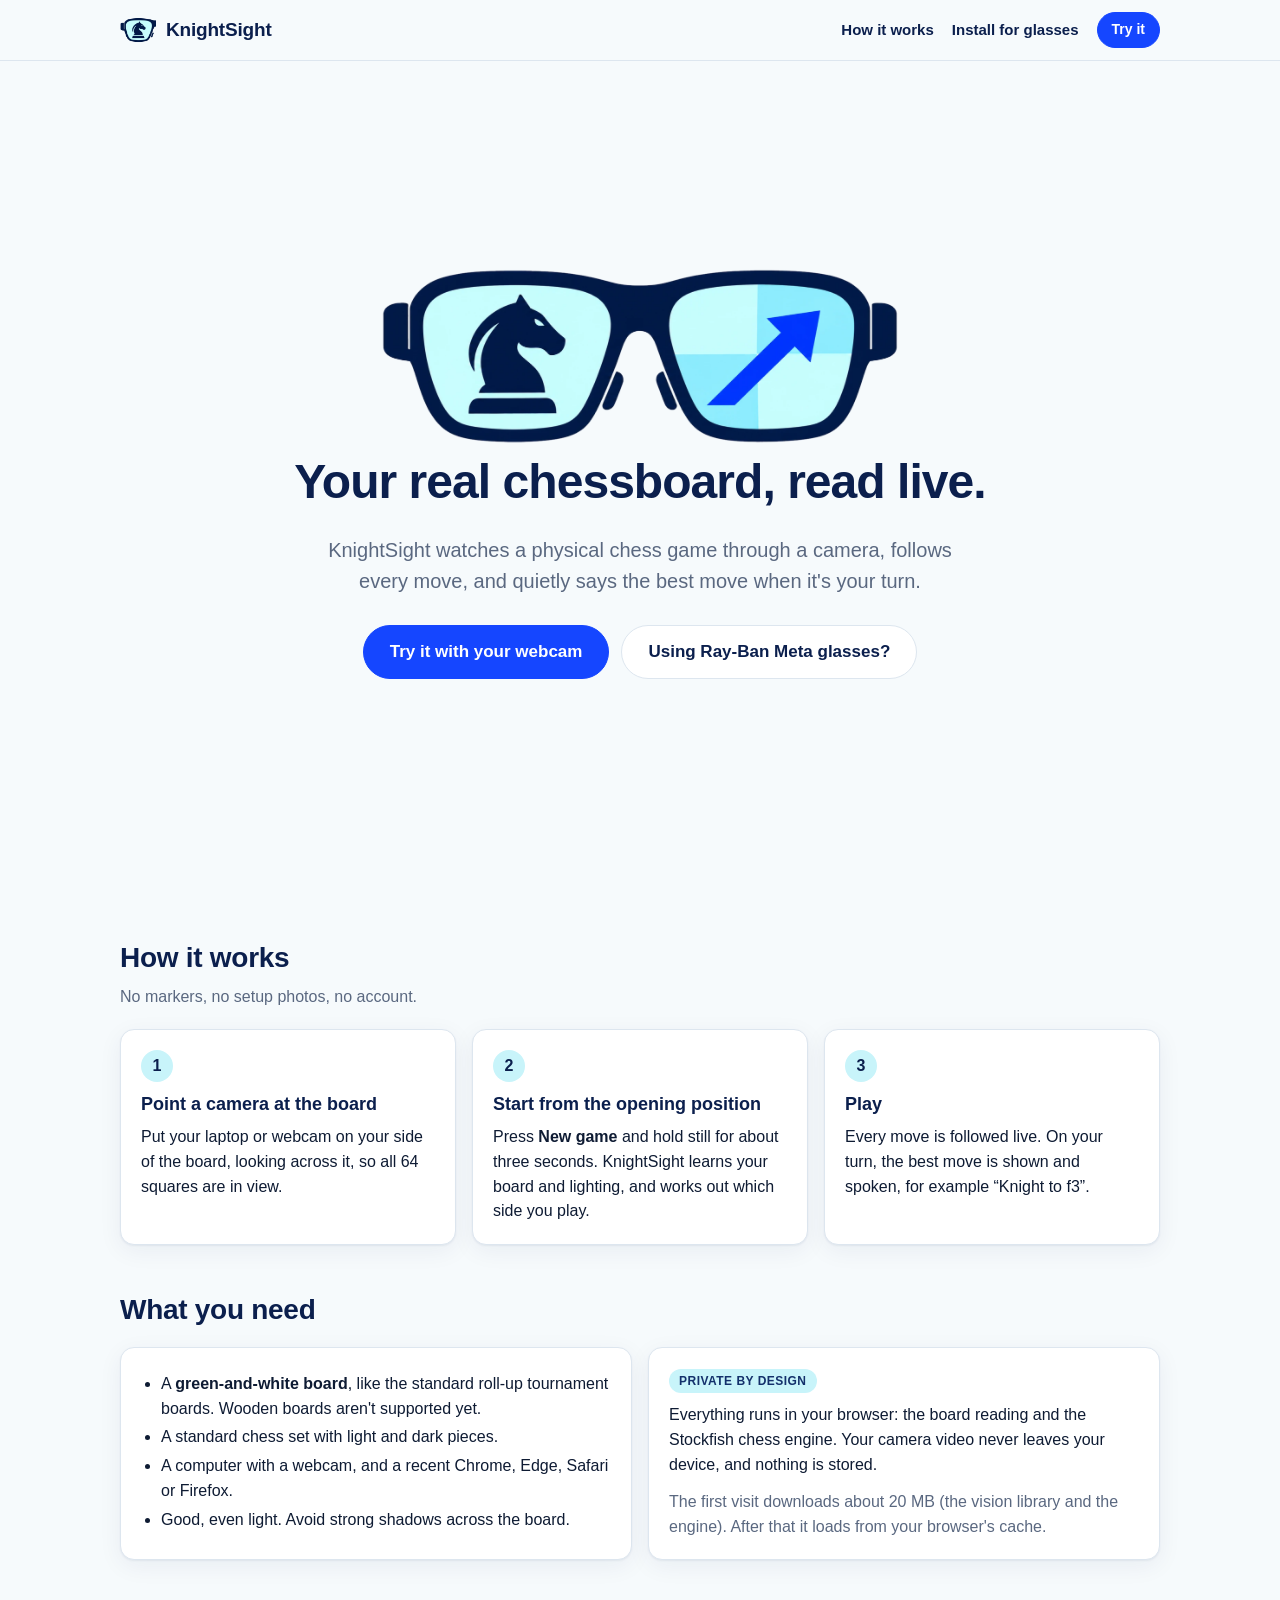
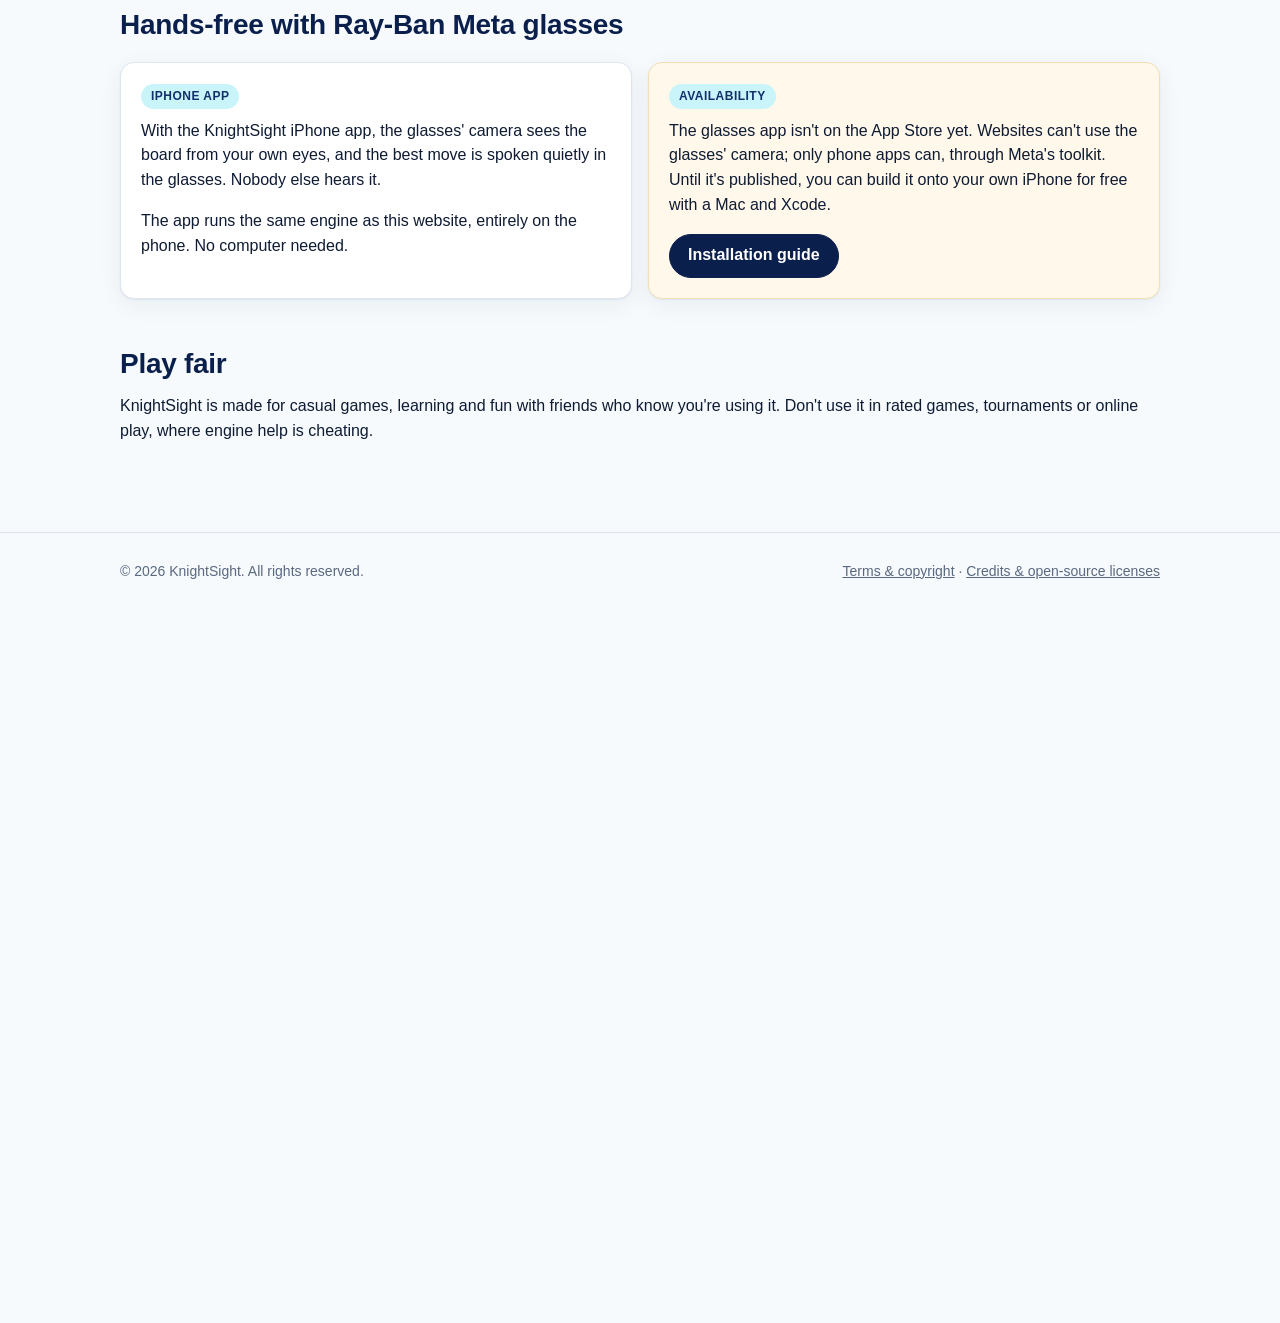
<file: index.html>
<!doctype html>
<html lang="en">
<head>
<meta charset="utf-8">
<title>KnightSight</title>
<meta name="copyright" content="© 2026 KnightSight. All rights reserved.">
<meta http-equiv="refresh" content="0; url=docs/">
<link rel="canonical" href="docs/">
<link rel="icon" type="image/png" href="docs/img/icon-32.png">
</head>
<body>
<p><a href="docs/">Open KnightSight</a></p>
</body>
</html>
</file>
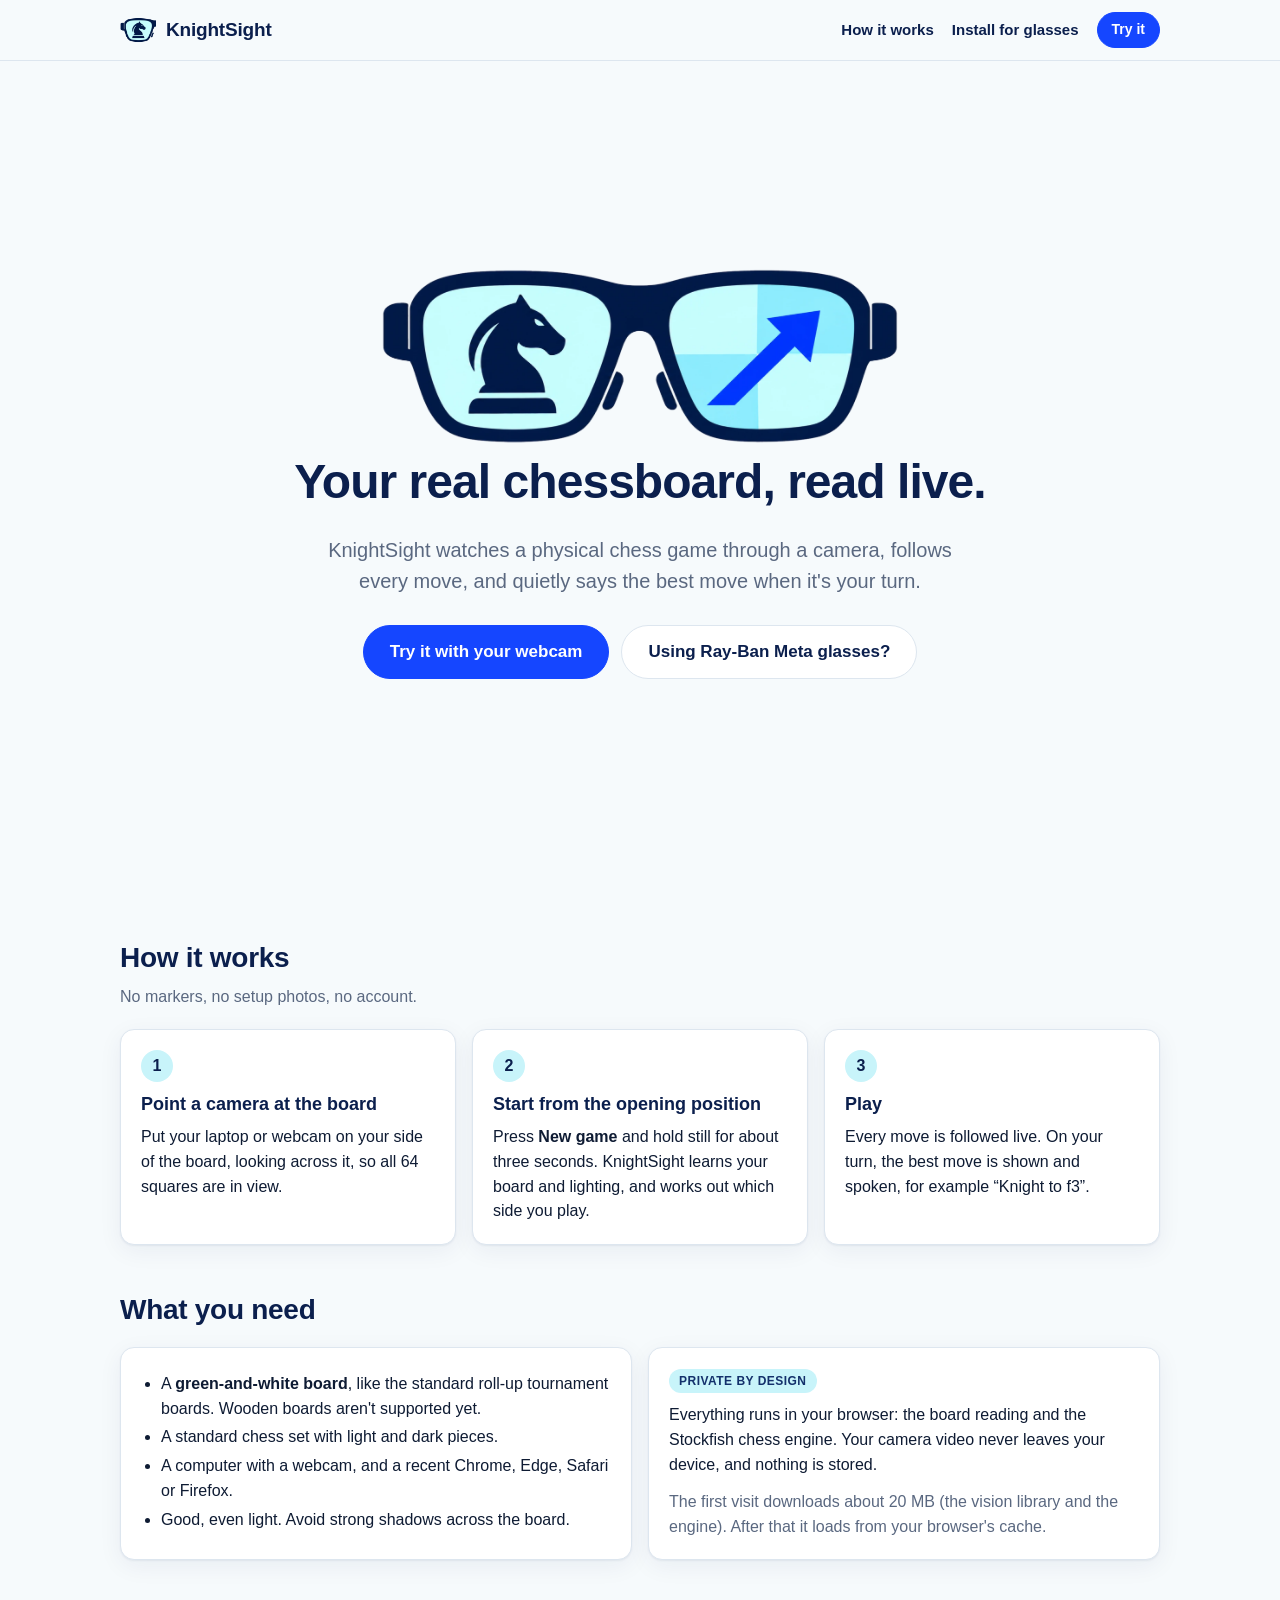
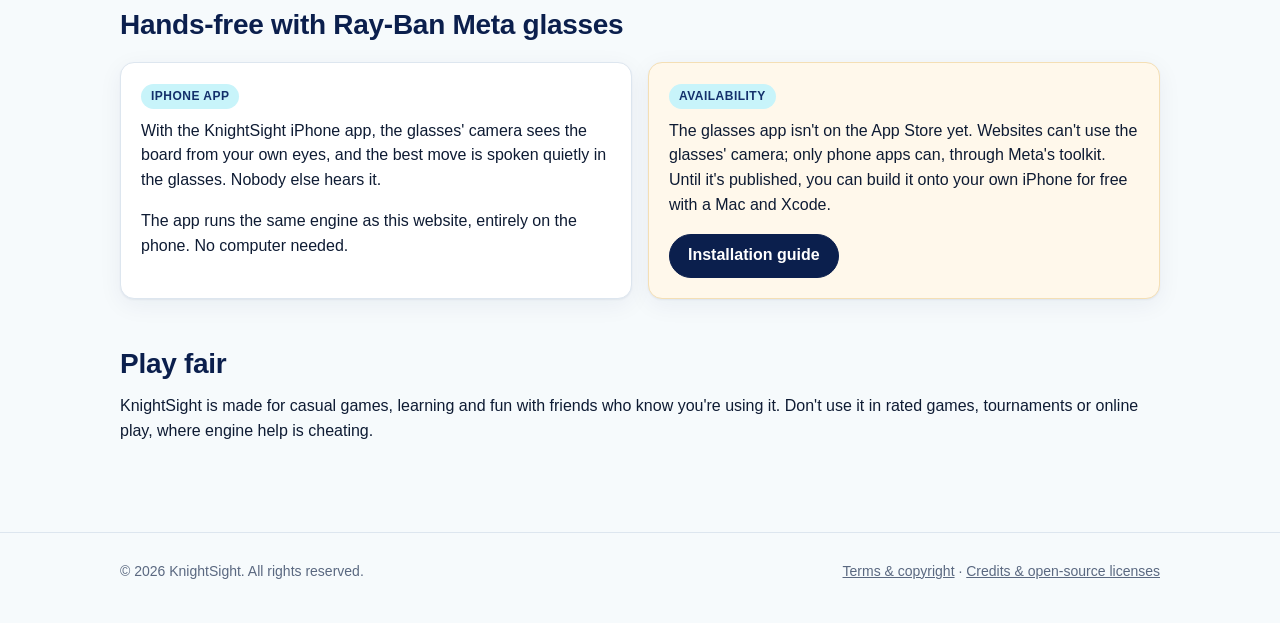
<file: docs/index.html>
<!doctype html>
<html lang="en">
<head>
<meta charset="utf-8">
<meta name="viewport" content="width=device-width, initial-scale=1">
<title>KnightSight</title>
<meta name="description" content="KnightSight watches your real chessboard through a camera and quietly says the best move.">
<meta name="copyright" content="© 2026 KnightSight. All rights reserved.">
<link rel="icon" type="image/png" sizes="32x32" href="img/icon-32.png">
<link rel="apple-touch-icon" href="img/icon-180.png">
<meta property="og:title" content="KnightSight">
<meta property="og:description" content="Your real chessboard, read live. The best move, spoken quietly.">
<meta property="og:image" content="img/logo-white-bg.png">
<link rel="stylesheet" href="css/site.css?v=7">
</head>
<body>
<header class="top">
  <div class="wrap">
    <a class="brand" href="./"><img src="img/icon-64.png" alt="">KnightSight</a>
    <nav>
      <a href="#how">How it works</a>
      <a href="glasses.html">Install for glasses</a>
      <a class="btn primary small" href="play.html">Try it</a>
    </nav>
  </div>
</header>

<main>
  <section class="hero">
    <div class="wrap">
      <img class="logo" src="img/logo.png" alt="KnightSight logo: glasses with a knight in one lens and an arrow in the other" width="1200" height="411">
      <h1>Your real chessboard, read live.</h1>
      <p class="lead">KnightSight watches a physical chess game through a camera, follows every move, and quietly says the best move when it's your turn.</p>
      <div class="cta">
        <a class="btn primary big" href="play.html">Try it with your webcam</a>
        <a class="btn big" href="#glasses">Using Ray-Ban Meta glasses?</a>
      </div>
    </div>
    <a class="scroll-cue" href="#demo" aria-label="See it in action">See it in action<span aria-hidden="true">↓</span></a>
  </section>

  <!-- Demo video. Put the file at docs/video/demo.mp4; the section hides itself if it's missing. -->
  <section class="demo" id="demo">
    <div class="wrap reveal">
      <div class="demo-frame">
        <video id="demo-video" src="video/demo.mp4" poster="video/demo-poster.jpg" muted loop playsinline preload="metadata"></video>
        <button id="demo-sound" class="demo-sound" type="button" aria-pressed="false"><svg class="ico" viewBox="0 0 24 24" aria-hidden="true"><path d="M4 9v6h4l5 4V5L8 9H4z" fill="currentColor"/><path d="M16 8.5a5 5 0 0 1 0 7M18.5 6a8.5 8.5 0 0 1 0 12" fill="none" stroke="currentColor" stroke-width="2" stroke-linecap="round"/></svg> Tap for sound</button>
      </div>
      <p class="sub">A real game. The voice is what KnightSight says in the glasses.</p>
    </div>
  </section>

  <section class="block" id="how">
    <div class="wrap">
      <h2>How it works</h2>
      <p class="sub">No markers, no setup photos, no account.</p>
      <div class="grid3">
        <div class="card">
          <div class="step">1</div>
          <h3>Point a camera at the board</h3>
          <p>Put your laptop or webcam on your side of the board, looking across it, so all 64 squares are in view.</p>
        </div>
        <div class="card">
          <div class="step">2</div>
          <h3>Start from the opening position</h3>
          <p>Press <b>New game</b> and hold still for about three seconds. KnightSight learns your board and lighting, and works out which side you play.</p>
        </div>
        <div class="card">
          <div class="step">3</div>
          <h3>Play</h3>
          <p>Every move is followed live. On your turn, the best move is shown and spoken, for example “Knight to f3”.</p>
        </div>
      </div>
    </div>
  </section>

  <section class="block">
    <div class="wrap">
      <h2>What you need</h2>
      <div class="grid2">
        <div class="card">
          <ul>
            <li>A <b>green-and-white board</b>, like the standard roll-up tournament boards. Wooden boards aren't supported yet.</li>
            <li>A standard chess set with light and dark pieces.</li>
            <li>A computer with a webcam, and a recent Chrome, Edge, Safari or Firefox.</li>
            <li>Good, even light. Avoid strong shadows across the board.</li>
          </ul>
        </div>
        <div class="card">
          <span class="tag">Private by design</span>
          <p>Everything runs in your browser: the board reading and the Stockfish chess engine. Your camera video never leaves your device, and nothing is stored.</p>
          <p class="sub">The first visit downloads about 20 MB (the vision library and the engine). After that it loads from your browser's cache.</p>
        </div>
      </div>
    </div>
  </section>

  <section class="block" id="glasses">
    <div class="wrap">
      <h2>Hands-free with Ray-Ban Meta glasses</h2>
      <div class="grid2">
        <div class="card">
          <span class="tag">iPhone app</span>
          <p>With the KnightSight iPhone app, the glasses' camera sees the board from your own eyes, and the best move is spoken quietly in the glasses. Nobody else hears it.</p>
          <p>The app runs the same engine as this website, entirely on the phone. No computer needed.</p>
        </div>
        <div class="card note">
          <span class="tag">Availability</span>
          <p>The glasses app isn't on the App Store yet. Websites can't use the glasses' camera; only phone apps can, through Meta's toolkit. Until it's published, you can build it onto your own iPhone for free with a Mac and Xcode.</p>
          <p><a class="btn navy" href="glasses.html">Installation guide</a></p>
        </div>
      </div>
    </div>
  </section>

  <section class="block">
    <div class="wrap">
      <h2>Play fair</h2>
      <p>KnightSight is made for casual games, learning and fun with friends who know you're using it. Don't use it in rated games, tournaments or online play, where engine help is cheating.</p>
    </div>
  </section>
</main>

<footer>
  <div class="wrap">
    <span>© 2026 KnightSight. All rights reserved.</span>
    <span><a href="legal.html">Terms &amp; copyright</a> · <a href="legal.html#credits">Credits &amp; open-source licenses</a></span>
  </div>
</footer>
<script>
  // The demo fades in when scrolled to, plays only while on screen, and starts muted
  // (browsers block sound until the visitor asks for it).
  (() => {
    const section = document.getElementById("demo");
    const video = document.getElementById("demo-video");
    const sound = document.getElementById("demo-sound");
    video.addEventListener("error", () => {
      section.hidden = true;
      document.querySelector(".scroll-cue").hidden = true;
    });
    // Tapping the button or the video toggles sound. Turning it on restarts the video,
    // so the first spoken move comes right away instead of after a silent stretch.
    const toggleSound = () => {
      video.muted = !video.muted;
      if (!video.muted) {
        video.currentTime = 0;
        video.play().catch(() => {});
      }
      sound.innerHTML = video.muted ? `<svg class="ico" viewBox="0 0 24 24" aria-hidden="true"><path d="M4 9v6h4l5 4V5L8 9H4z" fill="currentColor"/><path d="M16 8.5a5 5 0 0 1 0 7M18.5 6a8.5 8.5 0 0 1 0 12" fill="none" stroke="currentColor" stroke-width="2" stroke-linecap="round"/></svg> Tap for sound` : `<svg class="ico" viewBox="0 0 24 24" aria-hidden="true"><path d="M4 9v6h4l5 4V5L8 9H4z" fill="currentColor"/><path d="M16.5 9.5l5 5M21.5 9.5l-5 5" fill="none" stroke="currentColor" stroke-width="2" stroke-linecap="round"/></svg> Mute`;
      sound.setAttribute("aria-pressed", String(!video.muted));
      sound.classList.toggle("on", !video.muted);
    };
    sound.addEventListener("click", (e) => { e.stopPropagation(); toggleSound(); });
    video.addEventListener("click", toggleSound);
    if (!("IntersectionObserver" in window)) {
      section.querySelector(".reveal").classList.add("in");
      return;
    }
    document.documentElement.classList.add("js-reveal");
    new IntersectionObserver((entries) => {
      for (const e of entries) {
        if (e.isIntersecting) {
          e.target.querySelector(".reveal").classList.add("in");
          video.play().catch(() => {});
        } else {
          video.pause();
        }
      }
    }, { threshold: 0.35 }).observe(section);
  })();
</script>
</body>
</html>
</file>
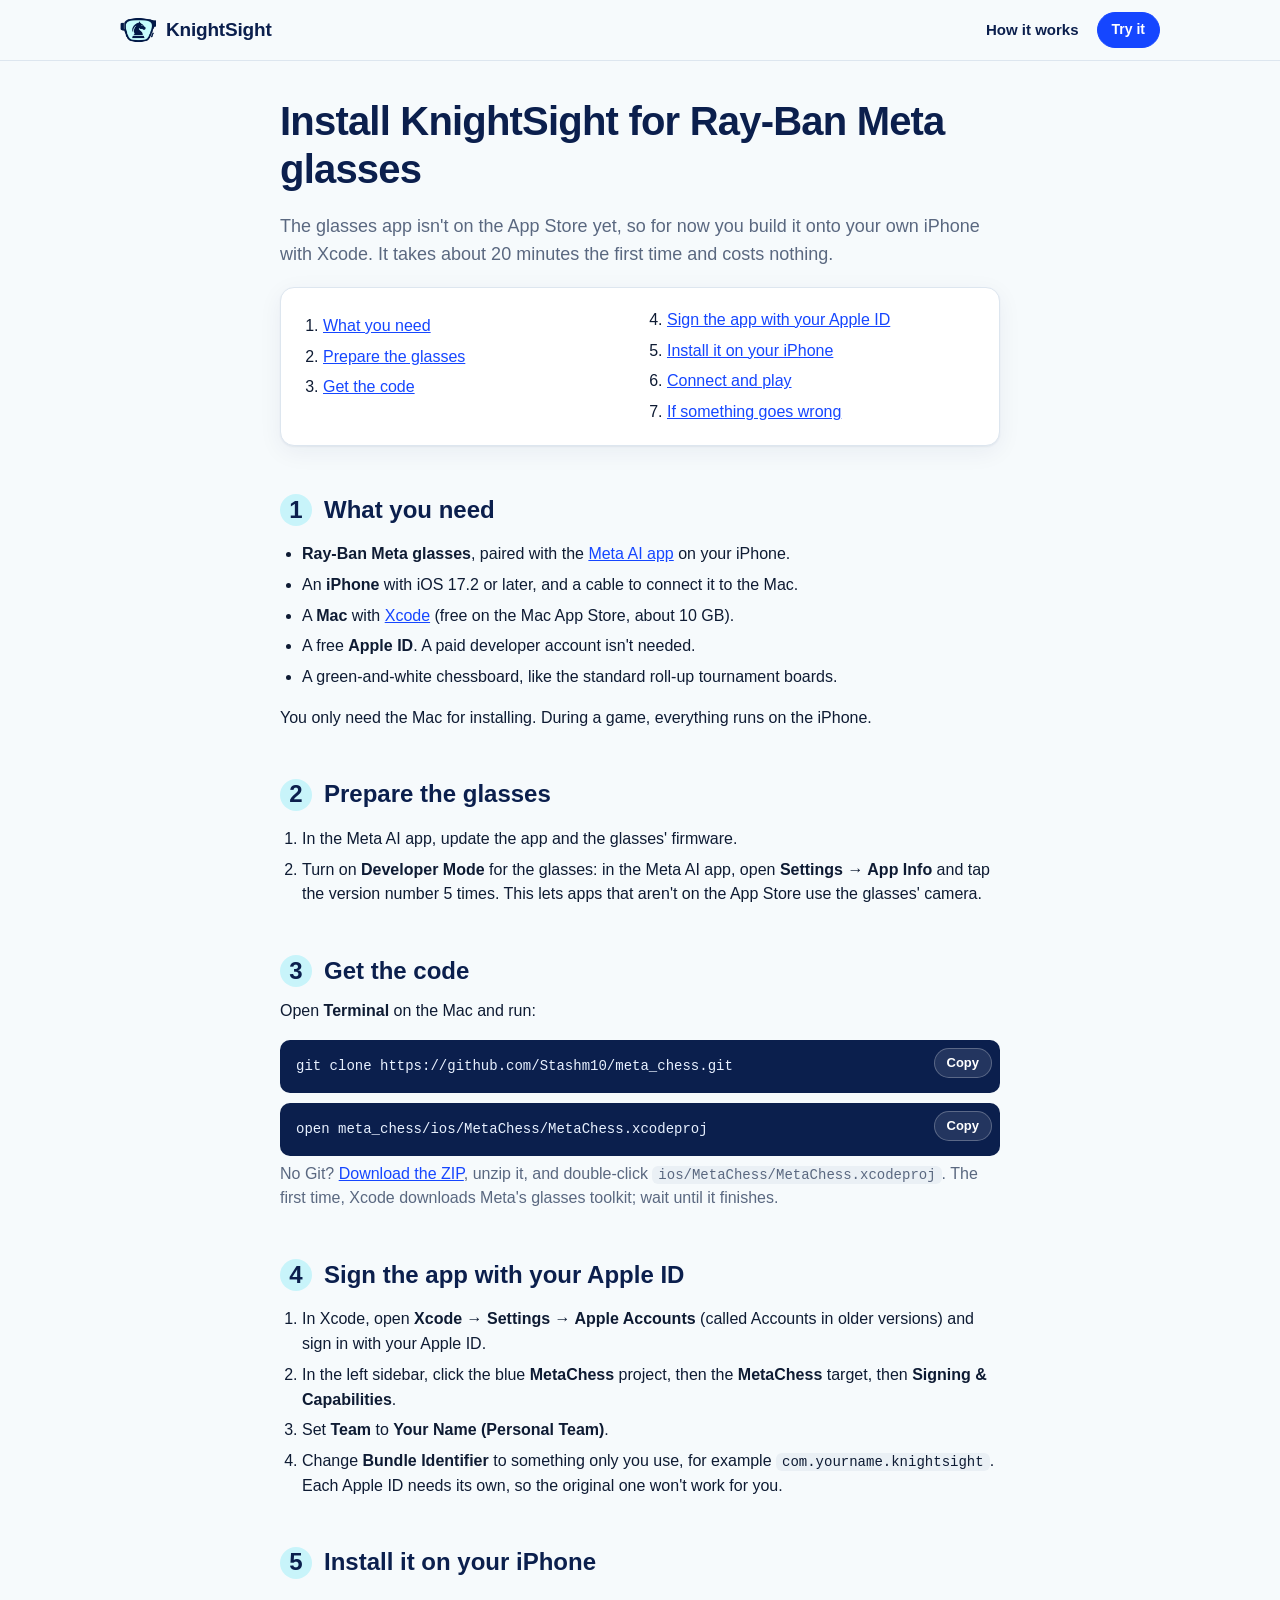
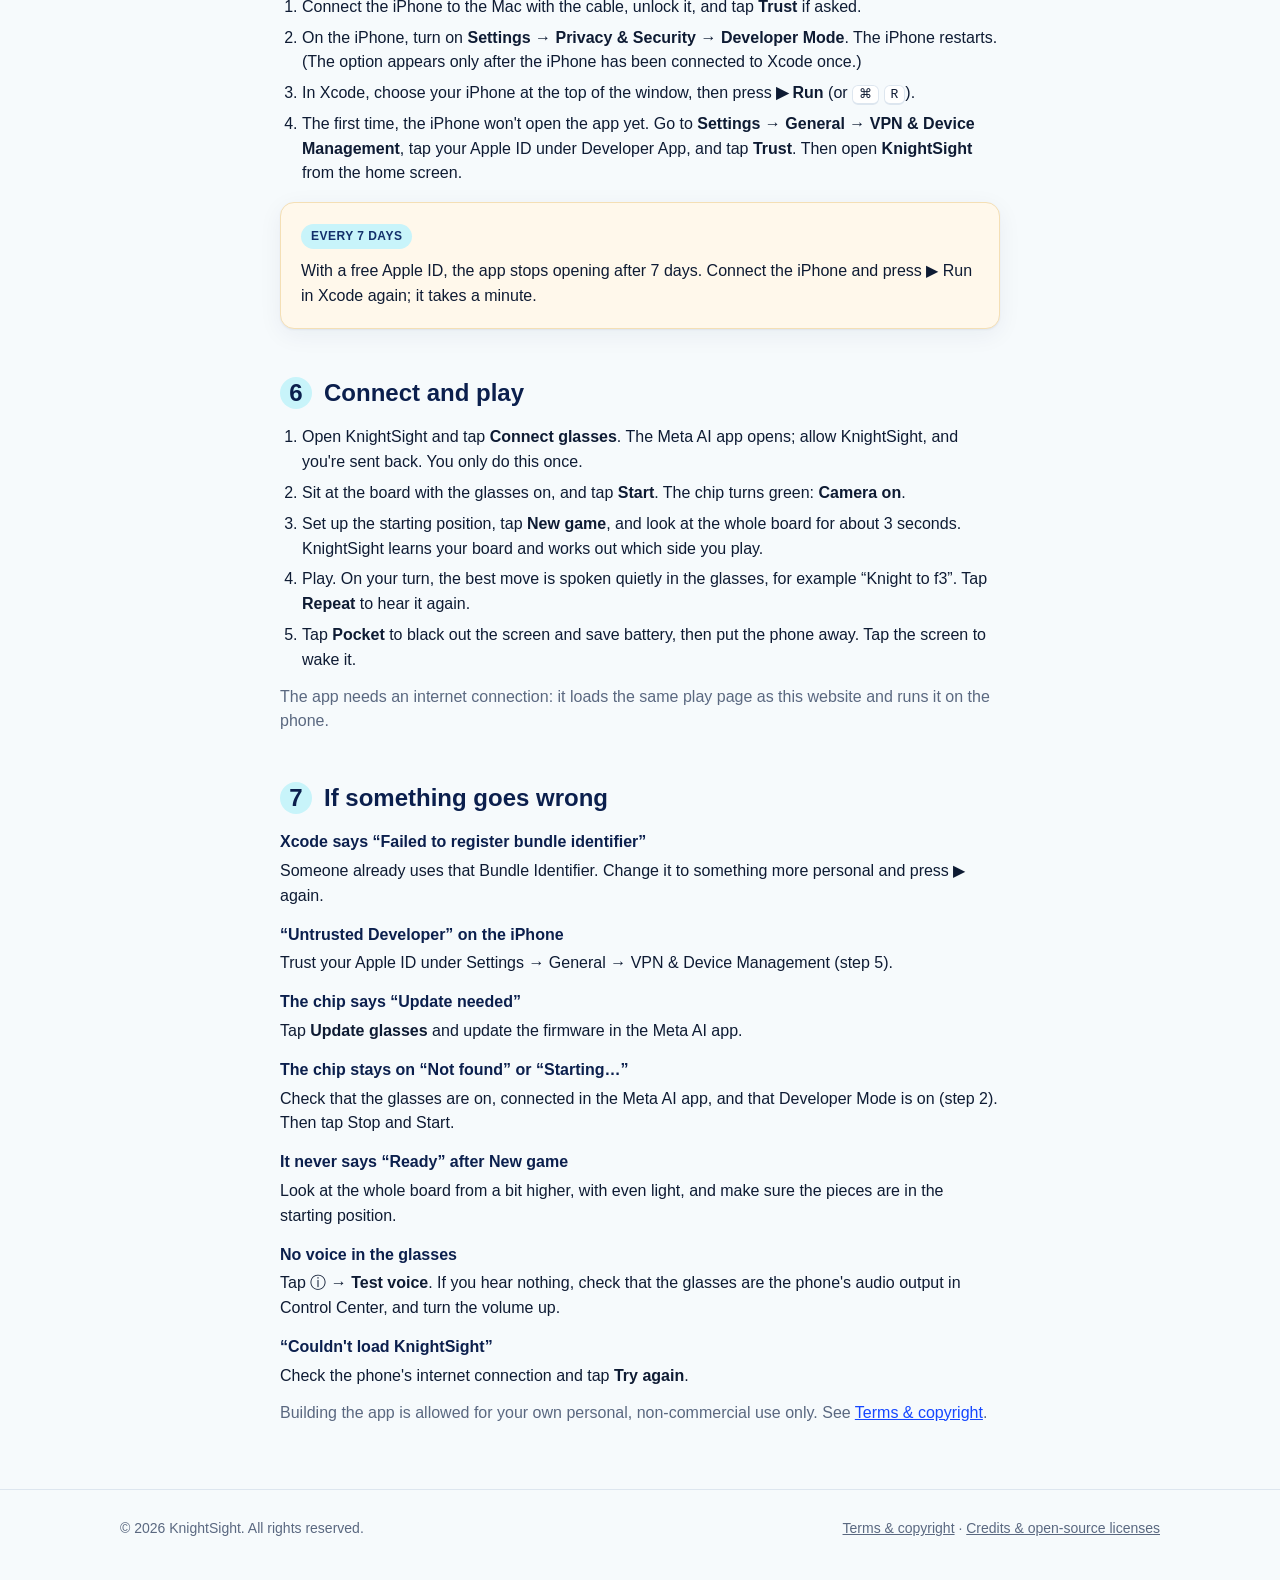
<file: docs/glasses.html>
<!doctype html>
<html lang="en">
<head>
<meta charset="utf-8">
<meta name="viewport" content="width=device-width, initial-scale=1">
<title>Install for Meta glasses · KnightSight</title>
<meta name="description" content="How to install the KnightSight iPhone app for Ray-Ban Meta glasses.">
<meta name="copyright" content="© 2026 KnightSight. All rights reserved.">
<link rel="icon" type="image/png" sizes="32x32" href="img/icon-32.png">
<link rel="apple-touch-icon" href="img/icon-180.png">
<link rel="stylesheet" href="css/site.css?v=7">
</head>
<body>
<header class="top">
  <div class="wrap">
    <a class="brand" href="./"><img src="img/icon-64.png" alt="">KnightSight</a>
    <nav>
      <a href="./#how">How it works</a>
      <a class="btn primary small" href="play.html">Try it</a>
    </nav>
  </div>
</header>

<main class="wrap guide">
  <h1>Install KnightSight for Ray-Ban Meta glasses</h1>
  <p class="lead">The glasses app isn't on the App Store yet, so for now you build it onto your own iPhone with Xcode.
  It takes about 20 minutes the first time and costs nothing.</p>

  <nav class="toc card">
    <ol>
      <li><a href="#need">What you need</a></li>
      <li><a href="#glasses">Prepare the glasses</a></li>
      <li><a href="#code">Get the code</a></li>
      <li><a href="#sign">Sign the app with your Apple ID</a></li>
      <li><a href="#install">Install it on your iPhone</a></li>
      <li><a href="#play">Connect and play</a></li>
      <li><a href="#trouble">If something goes wrong</a></li>
    </ol>
  </nav>

  <h2 id="need"><span class="step">1</span>What you need</h2>
  <ul>
    <li><b>Ray-Ban Meta glasses</b>, paired with the <a href="https://apps.apple.com/app/meta-ai/id1558240027">Meta AI app</a> on your iPhone.</li>
    <li>An <b>iPhone</b> with iOS 17.2 or later, and a cable to connect it to the Mac.</li>
    <li>A <b>Mac</b> with <a href="https://apps.apple.com/app/xcode/id497799835">Xcode</a> (free on the Mac App Store, about 10 GB).</li>
    <li>A free <b>Apple ID</b>. A paid developer account isn't needed.</li>
    <li>A green-and-white chessboard, like the standard roll-up tournament boards.</li>
  </ul>
  <p>You only need the Mac for installing. During a game, everything runs on the iPhone.</p>

  <h2 id="glasses"><span class="step">2</span>Prepare the glasses</h2>
  <ol>
    <li>In the Meta AI app, update the app and the glasses' firmware.</li>
    <li>Turn on <b>Developer Mode</b> for the glasses: in the Meta AI app, open <b>Settings → App Info</b> and tap the version number 5 times.
      This lets apps that aren't on the App Store use the glasses' camera.</li>
  </ol>

  <h2 id="code"><span class="step">3</span>Get the code</h2>
  <p>Open <b>Terminal</b> on the Mac and run:</p>
  <div class="code"><pre><code>git clone https://github.com/Stashm10/meta_chess.git</code></pre><button class="copy" type="button">Copy</button></div>
  <div class="code"><pre><code>open meta_chess/ios/MetaChess/MetaChess.xcodeproj</code></pre><button class="copy" type="button">Copy</button></div>
  <p class="sub">No Git? <a href="https://github.com/Stashm10/meta_chess/archive/refs/heads/main.zip">Download the ZIP</a>, unzip it,
  and double-click <code>ios/MetaChess/MetaChess.xcodeproj</code>. The first time, Xcode downloads Meta's glasses toolkit; wait until it finishes.</p>

  <h2 id="sign"><span class="step">4</span>Sign the app with your Apple ID</h2>
  <ol>
    <li>In Xcode, open <b>Xcode → Settings → Apple Accounts</b> (called Accounts in older versions) and sign in with your Apple ID.</li>
    <li>In the left sidebar, click the blue <b>MetaChess</b> project, then the <b>MetaChess</b> target, then <b>Signing &amp; Capabilities</b>.</li>
    <li>Set <b>Team</b> to <b>Your Name (Personal Team)</b>.</li>
    <li>Change <b>Bundle Identifier</b> to something only you use, for example <code>com.yourname.knightsight</code>.
      Each Apple ID needs its own, so the original one won't work for you.</li>
  </ol>

  <h2 id="install"><span class="step">5</span>Install it on your iPhone</h2>
  <ol>
    <li>Connect the iPhone to the Mac with the cable, unlock it, and tap <b>Trust</b> if asked.</li>
    <li>On the iPhone, turn on <b>Settings → Privacy &amp; Security → Developer Mode</b>. The iPhone restarts.
      (The option appears only after the iPhone has been connected to Xcode once.)</li>
    <li>In Xcode, choose your iPhone at the top of the window, then press <b>▶ Run</b> (or <kbd>⌘</kbd> <kbd>R</kbd>).</li>
    <li>The first time, the iPhone won't open the app yet. Go to <b>Settings → General → VPN &amp; Device Management</b>,
      tap your Apple ID under Developer App, and tap <b>Trust</b>. Then open <b>KnightSight</b> from the home screen.</li>
  </ol>
  <div class="card note">
    <span class="tag">Every 7 days</span>
    <p>With a free Apple ID, the app stops opening after 7 days. Connect the iPhone and press ▶ Run in Xcode again; it takes a minute.</p>
  </div>

  <h2 id="play"><span class="step">6</span>Connect and play</h2>
  <ol>
    <li>Open KnightSight and tap <b>Connect glasses</b>. The Meta AI app opens; allow KnightSight, and you're sent back. You only do this once.</li>
    <li>Sit at the board with the glasses on, and tap <b>Start</b>. The chip turns green: <b>Camera on</b>.</li>
    <li>Set up the starting position, tap <b>New game</b>, and look at the whole board for about 3 seconds.
      KnightSight learns your board and works out which side you play.</li>
    <li>Play. On your turn, the best move is spoken quietly in the glasses, for example “Knight to f3”. Tap <b>Repeat</b> to hear it again.</li>
    <li>Tap <b>Pocket</b> to black out the screen and save battery, then put the phone away. Tap the screen to wake it.</li>
  </ol>
  <p class="sub">The app needs an internet connection: it loads the same play page as this website and runs it on the phone.</p>

  <h2 id="trouble"><span class="step">7</span>If something goes wrong</h2>
  <dl class="faq">
    <dt>Xcode says “Failed to register bundle identifier”</dt>
    <dd>Someone already uses that Bundle Identifier. Change it to something more personal and press ▶ again.</dd>
    <dt>“Untrusted Developer” on the iPhone</dt>
    <dd>Trust your Apple ID under Settings → General → VPN &amp; Device Management (step 5).</dd>
    <dt>The chip says “Update needed”</dt>
    <dd>Tap <b>Update glasses</b> and update the firmware in the Meta AI app.</dd>
    <dt>The chip stays on “Not found” or “Starting…”</dt>
    <dd>Check that the glasses are on, connected in the Meta AI app, and that Developer Mode is on (step 2). Then tap Stop and Start.</dd>
    <dt>It never says “Ready” after New game</dt>
    <dd>Look at the whole board from a bit higher, with even light, and make sure the pieces are in the starting position.</dd>
    <dt>No voice in the glasses</dt>
    <dd>Tap ⓘ → <b>Test voice</b>. If you hear nothing, check that the glasses are the phone's audio output in Control Center, and turn the volume up.</dd>
    <dt>“Couldn't load KnightSight”</dt>
    <dd>Check the phone's internet connection and tap <b>Try again</b>.</dd>
  </dl>
  <p class="sub">Building the app is allowed for your own personal, non-commercial use only. See <a href="legal.html">Terms &amp; copyright</a>.</p>
</main>

<footer>
  <div class="wrap">
    <span>© 2026 KnightSight. All rights reserved.</span>
    <span><a href="legal.html">Terms &amp; copyright</a> · <a href="legal.html#credits">Credits &amp; open-source licenses</a></span>
  </div>
</footer>
<script>
  for (const button of document.querySelectorAll(".copy")) {
    button.addEventListener("click", async () => {
      try {
        await navigator.clipboard.writeText(button.previousElementSibling.textContent);
        button.textContent = "Copied";
      } catch {
        button.textContent = "Select and copy";
      }
      setTimeout(() => { button.textContent = "Copy"; }, 1500);
    });
  }
</script>
</body>
</html>
</file>
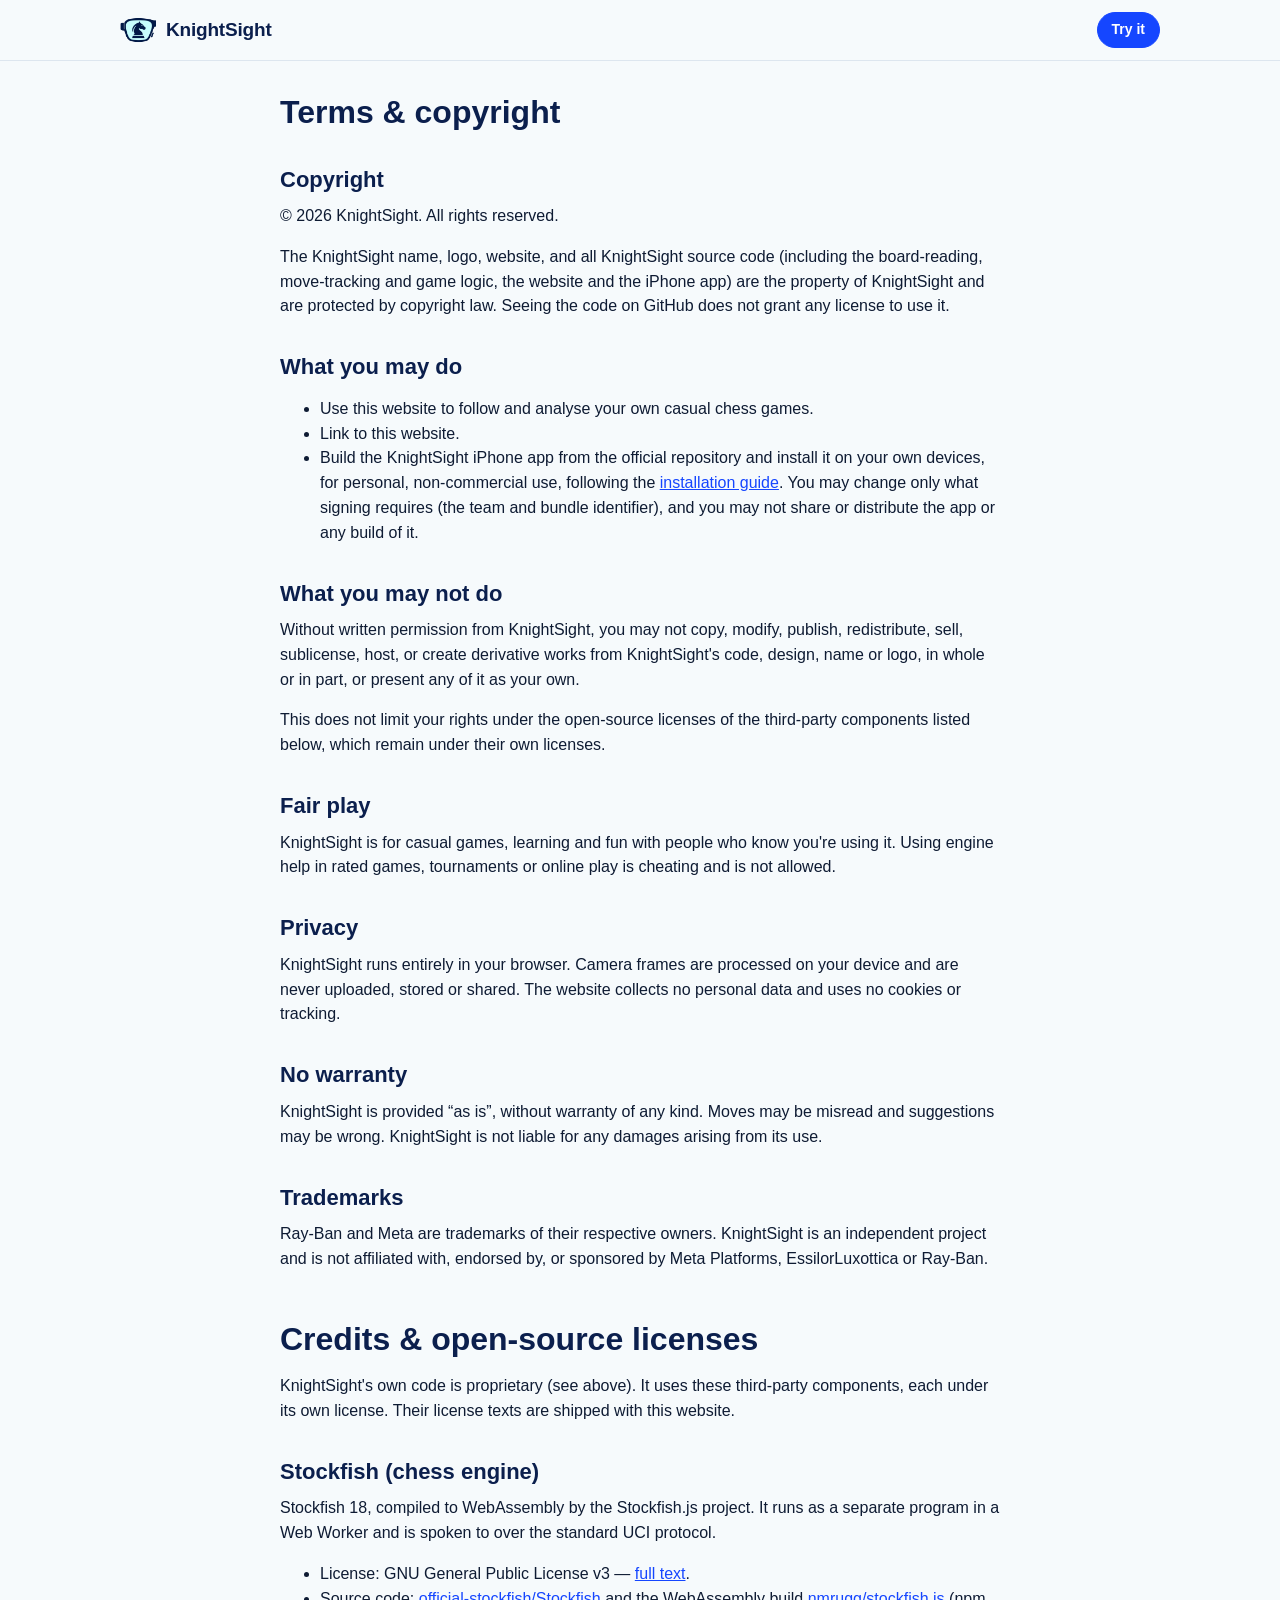
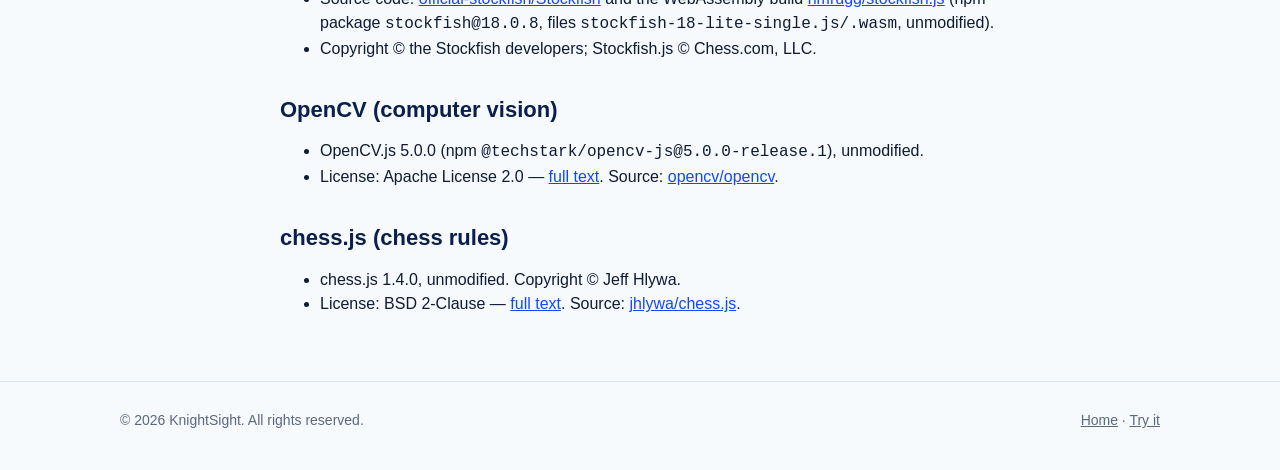
<file: docs/legal.html>
<!doctype html>
<html lang="en">
<head>
<meta charset="utf-8">
<meta name="viewport" content="width=device-width, initial-scale=1">
<title>Terms &amp; Credits · KnightSight</title>
<meta name="copyright" content="© 2026 KnightSight. All rights reserved.">
<link rel="icon" type="image/png" sizes="32x32" href="img/icon-32.png">
<link rel="stylesheet" href="css/site.css?v=7">
</head>
<body>
<header class="top">
  <div class="wrap">
    <a class="brand" href="./"><img src="img/icon-64.png" alt="">KnightSight</a>
    <nav><a class="btn primary small" href="play.html">Try it</a></nav>
  </div>
</header>

<main class="wrap legal">
  <h1 style="margin-top:32px">Terms &amp; copyright</h1>

  <h2>Copyright</h2>
  <p>© 2026 KnightSight. All rights reserved.</p>
  <p>The KnightSight name, logo, website, and all KnightSight source code (including the board-reading,
  move-tracking and game logic, the website and the iPhone app) are the property of KnightSight and are
  protected by copyright law. Seeing the code on GitHub does not grant any license to use it.</p>

  <h2>What you may do</h2>
  <ul>
    <li>Use this website to follow and analyse your own casual chess games.</li>
    <li>Link to this website.</li>
    <li>Build the KnightSight iPhone app from the official repository and install it on your own devices, for personal,
    non-commercial use, following the <a href="glasses.html">installation guide</a>. You may change only what signing
    requires (the team and bundle identifier), and you may not share or distribute the app or any build of it.</li>
  </ul>

  <h2>What you may not do</h2>
  <p>Without written permission from KnightSight, you may not copy, modify, publish, redistribute, sell,
  sublicense, host, or create derivative works from KnightSight's code, design, name or logo, in whole or
  in part, or present any of it as your own.</p>
  <p>This does not limit your rights under the open-source licenses of the third-party components listed
  below, which remain under their own licenses.</p>

  <h2>Fair play</h2>
  <p>KnightSight is for casual games, learning and fun with people who know you're using it. Using engine
  help in rated games, tournaments or online play is cheating and is not allowed.</p>

  <h2>Privacy</h2>
  <p>KnightSight runs entirely in your browser. Camera frames are processed on your device and are never
  uploaded, stored or shared. The website collects no personal data and uses no cookies or tracking.</p>

  <h2>No warranty</h2>
  <p>KnightSight is provided “as is”, without warranty of any kind. Moves may be misread and suggestions may
  be wrong. KnightSight is not liable for any damages arising from its use.</p>

  <h2>Trademarks</h2>
  <p>Ray-Ban and Meta are trademarks of their respective owners. KnightSight is an independent project and is
  not affiliated with, endorsed by, or sponsored by Meta Platforms, EssilorLuxottica or Ray-Ban.</p>

  <h1 id="credits" style="margin-top:48px">Credits &amp; open-source licenses</h1>
  <p>KnightSight's own code is proprietary (see above). It uses these third-party components, each under its
  own license. Their license texts are shipped with this website.</p>

  <h2>Stockfish (chess engine)</h2>
  <p>Stockfish 18, compiled to WebAssembly by the Stockfish.js project. It runs as a separate program in a
  Web Worker and is spoken to over the standard UCI protocol.</p>
  <ul>
    <li>License: GNU General Public License v3 — <a href="vendor/stockfish/Copying.txt">full text</a>.</li>
    <li>Source code: <a href="https://github.com/official-stockfish/Stockfish">official-stockfish/Stockfish</a>
      and the WebAssembly build <a href="https://github.com/nmrugg/stockfish.js">nmrugg/stockfish.js</a>
      (npm package <code>stockfish@18.0.8</code>, files <code>stockfish-18-lite-single.js/.wasm</code>, unmodified).</li>
    <li>Copyright © the Stockfish developers; Stockfish.js © Chess.com, LLC.</li>
  </ul>

  <h2>OpenCV (computer vision)</h2>
  <ul>
    <li>OpenCV.js 5.0.0 (npm <code>@techstark/opencv-js@5.0.0-release.1</code>), unmodified.</li>
    <li>License: Apache License 2.0 — <a href="vendor/opencv/LICENSE.txt">full text</a>.
      Source: <a href="https://github.com/opencv/opencv">opencv/opencv</a>.</li>
  </ul>

  <h2>chess.js (chess rules)</h2>
  <ul>
    <li>chess.js 1.4.0, unmodified. Copyright © Jeff Hlywa.</li>
    <li>License: BSD 2-Clause — <a href="vendor/chess/LICENSE.txt">full text</a>.
      Source: <a href="https://github.com/jhlywa/chess.js">jhlywa/chess.js</a>.</li>
  </ul>
</main>

<footer>
  <div class="wrap">
    <span>© 2026 KnightSight. All rights reserved.</span>
    <span><a href="./">Home</a> · <a href="play.html">Try it</a></span>
  </div>
</footer>
</body>
</html>
</file>
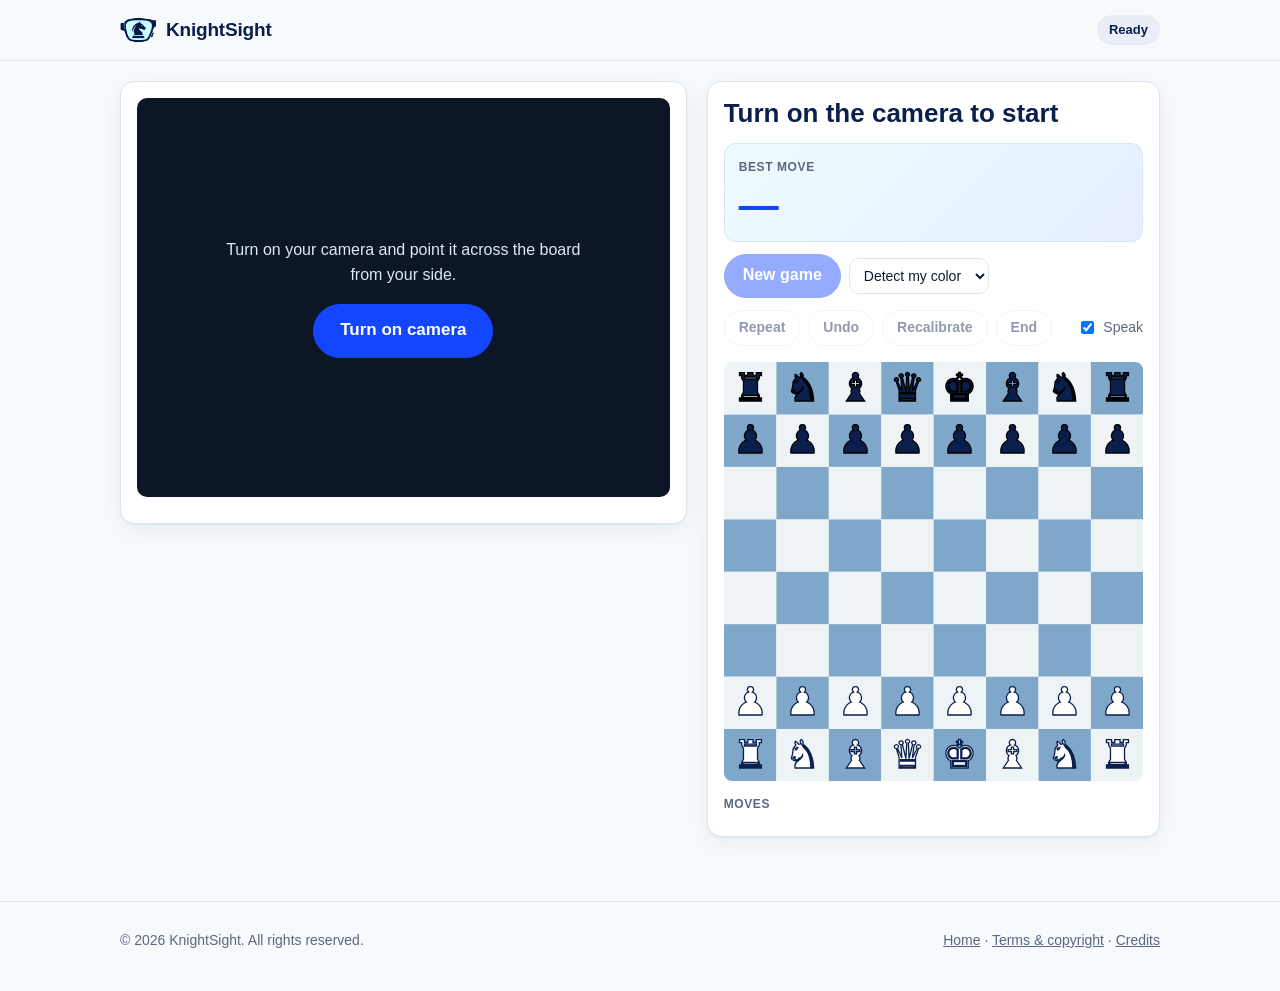
<file: docs/play.html>
<!doctype html>
<html lang="en">
<head>
<meta charset="utf-8">
<meta name="viewport" content="width=device-width, initial-scale=1, viewport-fit=cover">
<title>Play · KnightSight</title>
<meta name="copyright" content="© 2026 KnightSight. All rights reserved.">
<link rel="icon" type="image/png" sizes="32x32" href="img/icon-32.png">
<link rel="apple-touch-icon" href="img/icon-180.png">
<link rel="stylesheet" href="css/site.css?v=7">
<link rel="stylesheet" href="css/play.css">
</head>
<body>
<header class="top">
  <div class="wrap">
    <a class="brand" href="./"><img src="img/icon-64.png" alt="">KnightSight</a>
    <nav>
      <span id="status" class="pill" data-status="idle">Ready</span>
    </nav>
  </div>
</header>

<main class="wrap play">
  <section class="panel camera-panel">
    <div class="camera" id="camera-box">
      <video id="video" playsinline muted></video>
      <canvas id="still" hidden></canvas>
      <canvas id="overlay"></canvas>
      <div id="camera-empty" class="camera-empty">
        <p id="camera-msg">Turn on your camera and point it across the board from your side.</p>
        <button id="btn-camera" class="btn primary big">Turn on camera</button>
      </div>
    </div>
    <div class="camera-bar">
      <select id="camera-select" title="Camera" hidden></select>
      <button id="btn-camera-off" class="btn small" hidden>Turn off camera</button>
      <span id="vision-note" class="muted small"></span>
    </div>
  </section>

  <section class="panel side">
    <div id="headline" class="headline">Turn on the camera to start</div>
    <div id="hint" class="hint" hidden></div>
    <div id="color" class="muted"></div>

    <div class="best-box">
      <div class="label">Best move</div>
      <div id="best" class="best">—</div>
      <div id="spoken" class="muted small"></div>
    </div>

    <div class="controls">
      <button id="btn-new" class="btn primary" disabled>New game</button>
      <select id="new-color" title="Your color">
        <option value="">Detect my color</option>
        <option value="w">I'm White</option>
        <option value="b">I'm Black</option>
      </select>
    </div>
    <div class="controls">
      <button id="btn-repeat" class="btn small" disabled>Repeat</button>
      <button id="btn-undo" class="btn small" disabled>Undo</button>
      <button id="btn-recal" class="btn small" disabled>Recalibrate</button>
      <button id="btn-end" class="btn small" disabled>End</button>
      <label class="check"><input id="voice" type="checkbox" checked> Speak</label>
    </div>

    <div id="board" class="board" aria-label="Current position"></div>
    <div class="label">Moves</div>
    <ol id="moves" class="moves"></ol>
    <div id="loading" class="muted small"></div>
  </section>
</main>

<footer>
  <div class="wrap">
    <span>© 2026 KnightSight. All rights reserved.</span>
    <span><a href="./">Home</a> · <a href="legal.html">Terms &amp; copyright</a> · <a href="legal.html#credits">Credits</a></span>
  </div>
</footer>

<script type="module" src="js/app.js?v=6"></script>
</body>
</html>
</file>
<file: docs/css/site.css>
/* KnightSight — © 2026 KnightSight. All rights reserved. */

:root {
  --navy: #0b1f4d;
  --navy-2: #13306b;
  --blue: #1546ff;
  --cyan: #c8f4fa;
  --cyan-2: #8fe3f5;
  --bg: #f6fafc;
  --card: #ffffff;
  --text: #0e1b33;
  --muted: #5a6880;
  --line: #dde6ef;
  --good: #0f8a4f;
  --warn: #b45309;
  --radius: 14px;
  --shadow: 0 1px 2px rgba(11, 31, 77, 0.06), 0 6px 24px rgba(11, 31, 77, 0.06);
  --light-sq: #eef3f6;
  --dark-sq: #7fa7c9;
  color-scheme: light;
}

* { box-sizing: border-box; }
[hidden] { display: none !important; }
html { -webkit-text-size-adjust: 100%; }
body {
  margin: 0;
  background: var(--bg);
  color: var(--text);
  font: 16px/1.55 -apple-system, BlinkMacSystemFont, "Segoe UI", Inter, Roboto, sans-serif;
}
a { color: var(--blue); }
img { max-width: 100%; display: block; }
h1, h2, h3 { line-height: 1.2; margin: 0 0 0.5em; color: var(--navy); }
p { margin: 0 0 1em; }

.wrap { max-width: 1080px; margin: 0 auto; padding: 0 20px; }

/* ---------- header / footer ---------- */

.top {
  position: sticky; top: 0; z-index: 10;
  background: rgba(246, 250, 252, 0.88);
  backdrop-filter: saturate(1.4) blur(10px);
  border-bottom: 1px solid var(--line);
}
.top .wrap { display: flex; align-items: center; gap: 16px; height: 60px; }
.brand { display: flex; align-items: center; gap: 10px; text-decoration: none; color: var(--navy); font-weight: 750; font-size: 19px; letter-spacing: -0.01em; }
.brand img { width: 36px; height: 36px; }
.top nav { margin-left: auto; display: flex; gap: 18px; align-items: center; }
.top nav a { color: var(--navy); text-decoration: none; font-weight: 550; font-size: 15px; }
.top nav a.btn { color: #fff; }
@media (max-width: 640px) { .top nav a:not(.btn) { display: none; } }

footer { border-top: 1px solid var(--line); margin-top: 64px; padding: 28px 0 40px; color: var(--muted); font-size: 14px; }
footer .wrap { display: flex; flex-wrap: wrap; gap: 8px 24px; justify-content: space-between; }
footer a { color: var(--muted); }

/* ---------- buttons ---------- */

.btn {
  display: inline-flex; align-items: center; justify-content: center; gap: 8px;
  min-height: 44px; padding: 0 18px; border-radius: 999px;
  border: 1px solid var(--line); background: var(--card); color: var(--navy);
  font: inherit; font-weight: 650; text-decoration: none; cursor: pointer;
  transition: transform 0.12s ease, box-shadow 0.12s ease, background 0.12s ease;
}
.btn:hover { box-shadow: var(--shadow); }
.btn:active { transform: scale(0.98); }
.btn:disabled { opacity: 0.45; cursor: default; box-shadow: none; transform: none; }
.btn.primary { background: var(--blue); border-color: var(--blue); color: #fff; }
.btn.navy { background: var(--navy); border-color: var(--navy); color: #fff; }
.btn.big { min-height: 54px; padding: 0 26px; font-size: 17px; }
.btn.small { min-height: 36px; padding: 0 14px; font-size: 14px; }

/* ---------- welcome page ---------- */

.hero { padding: 56px 0 24px; text-align: center; }
.hero .logo { width: min(520px, 92%); height: auto; margin: 0 auto 8px; }
.hero h1 { font-size: clamp(30px, 5vw, 48px); letter-spacing: -0.02em; margin-top: 8px; }
.hero .lead { font-size: clamp(17px, 2.2vw, 20px); color: var(--muted); max-width: 640px; margin: 0 auto 28px; }
.hero .cta { display: flex; gap: 12px; justify-content: center; flex-wrap: wrap; }

section.block { padding: 40px 0 8px; }
section.block > .wrap > h2 { font-size: 28px; letter-spacing: -0.01em; }
.sub { color: var(--muted); margin-top: -4px; }

.grid3 { display: grid; grid-template-columns: repeat(3, 1fr); gap: 16px; margin-top: 20px; }
.grid2 { display: grid; grid-template-columns: repeat(2, 1fr); gap: 16px; margin-top: 20px; }
@media (max-width: 820px) { .grid3, .grid2 { grid-template-columns: 1fr; } }

.card { background: var(--card); border: 1px solid var(--line); border-radius: var(--radius); padding: 20px; box-shadow: var(--shadow); }
.card h3 { font-size: 18px; }
.card p:last-child { margin-bottom: 0; }
.step { width: 32px; height: 32px; border-radius: 50%; background: var(--cyan); color: var(--navy); display: grid; place-items: center; font-weight: 800; margin-bottom: 12px; }
.card ul { margin: 0; padding-left: 20px; }
.card li { margin: 4px 0; }
.note { background: #fff8eb; border-color: #f4dfb5; }
.tag { display: inline-block; font-size: 12px; font-weight: 700; letter-spacing: 0.04em; text-transform: uppercase; color: var(--navy-2); background: var(--cyan); border-radius: 999px; padding: 3px 10px; margin-bottom: 10px; }

.legal { max-width: 760px; }
.legal h2 { margin-top: 1.6em; font-size: 22px; }
.legal pre { white-space: pre-wrap; background: var(--card); border: 1px solid var(--line); border-radius: 10px; padding: 14px; font-size: 13px; }

/* ---------- install guide ---------- */

.guide { max-width: 760px; }
.guide h1 { margin-top: 36px; font-size: clamp(28px, 4.5vw, 40px); letter-spacing: -0.02em; }
.guide .lead { font-size: 18px; color: var(--muted); }
.guide h2 { display: flex; align-items: center; gap: 12px; margin-top: 2em; font-size: 24px; scroll-margin-top: 76px; }
.guide h2 .step { margin: 0; flex: none; }
.guide ol, .guide ul { padding-left: 22px; }
.guide li { margin: 6px 0; }
.guide .card { margin: 16px 0; }
.toc ol { margin: 0; columns: 2; column-gap: 32px; }
@media (max-width: 640px) { .toc ol { columns: 1; } }
.guide code { font: 14px/1.4 ui-monospace, SFMono-Regular, Menlo, monospace; background: #eaf0f5; border-radius: 6px; padding: 1px 6px; }
.code { position: relative; margin: 10px 0; }
.code pre { margin: 0; background: var(--navy); color: #e8f1ff; border-radius: 10px; padding: 14px 92px 14px 16px; white-space: pre-wrap; overflow-wrap: anywhere; }
.code pre code { background: none; padding: 0; color: inherit; font-size: 14px; }
.copy { position: absolute; top: 8px; right: 8px; min-height: 30px; padding: 0 12px; border-radius: 999px; border: 1px solid rgba(255,255,255,0.25); background: rgba(255,255,255,0.1); color: #fff; font: inherit; font-size: 13px; font-weight: 650; cursor: pointer; }
.copy:hover { background: rgba(255,255,255,0.2); }
kbd { font: 13px ui-monospace, Menlo, monospace; border: 1px solid var(--line); border-bottom-width: 2px; border-radius: 6px; padding: 1px 6px; background: var(--card); }
.faq dt { font-weight: 700; color: var(--navy); margin-top: 14px; }
.faq dd { margin: 4px 0 0; color: var(--text); }

/* ---------- welcome: first screen and demo video ---------- */

.hero { min-height: calc(100svh - 60px); display: flex; flex-direction: column; justify-content: center; position: relative; padding-bottom: 72px; }
.scroll-cue { position: absolute; left: 50%; bottom: 20px; transform: translateX(-50%); display: flex; flex-direction: column; align-items: center; gap: 2px; color: var(--muted); font-size: 14px; font-weight: 600; text-decoration: none; }
.scroll-cue span { font-size: 20px; animation: cue 1.8s ease-in-out infinite; }
@keyframes cue { 0%, 100% { transform: translateY(0); } 50% { transform: translateY(5px); } }

.demo { padding: 40px 0 24px; text-align: center; }
.demo .sub { margin-top: 14px; }
.demo-frame { position: relative; display: inline-block; max-width: 100%; border-radius: 22px; overflow: hidden; background: var(--navy); box-shadow: 0 2px 6px rgba(11, 31, 77, 0.1), 0 24px 60px rgba(11, 31, 77, 0.18); }
.demo-frame video { display: block; max-width: 100%; max-height: min(82svh, 720px); width: auto; height: auto; }
.demo-sound { position: absolute; left: 50%; bottom: 16px; transform: translateX(-50%); display: inline-flex; align-items: center; gap: 8px; min-height: 44px; padding: 0 20px; border-radius: 999px; border: 0; background: var(--blue); color: #fff; font: inherit; font-size: 16px; font-weight: 700; cursor: pointer; box-shadow: 0 6px 20px rgba(21, 70, 255, 0.4); white-space: nowrap; }
.demo-sound.on { left: auto; right: 12px; transform: none; min-height: 36px; padding: 0 14px; font-size: 14px; background: rgba(11, 31, 77, 0.72); box-shadow: none; backdrop-filter: blur(6px); }
.demo-frame video { cursor: pointer; }

.js-reveal .reveal { opacity: 0; transform: translateY(32px) scale(0.98); transition: opacity 0.9s ease, transform 0.9s cubic-bezier(0.2, 0.7, 0.2, 1); }
.js-reveal .reveal.in { opacity: 1; transform: none; }
@media (prefers-reduced-motion: reduce) {
  .js-reveal .reveal { opacity: 1; transform: none; transition: none; }
  .scroll-cue span { animation: none; }
}
.demo-sound .ico { width: 20px; height: 20px; flex: none; }
</file>
<file: docs/css/play.css>
/* KnightSight — © 2026 KnightSight. All rights reserved. */

.play { display: grid; grid-template-columns: minmax(0, 1.25fr) minmax(320px, 1fr); gap: 20px; padding-top: 20px; align-items: start; }
@media (max-width: 900px) { .play { grid-template-columns: 1fr; } }

.panel { background: var(--card); border: 1px solid var(--line); border-radius: var(--radius); box-shadow: var(--shadow); padding: 16px; min-width: 0; }

.camera { position: relative; background: #0d1626; border-radius: 10px; overflow: hidden; aspect-ratio: 4 / 3; display: grid; place-items: center; }
.camera video, .camera img, .camera canvas { position: absolute; inset: 0; width: 100%; height: 100%; object-fit: contain; }
.camera-empty { position: relative; z-index: 2; text-align: center; color: #dfe8f5; padding: 24px; max-width: 420px; }
.camera-empty p { margin-bottom: 16px; }
.camera-bar { display: flex; gap: 12px; align-items: center; margin-top: 10px; flex-wrap: wrap; }
.camera-bar select { max-width: 100%; }

select { font: inherit; font-size: 14px; min-height: 36px; border-radius: 10px; border: 1px solid var(--line); background: #fff; color: var(--text); padding: 0 10px; }
.muted { color: var(--muted); }
.small { font-size: 13px; }
.label { font-size: 12px; font-weight: 700; letter-spacing: 0.05em; text-transform: uppercase; color: var(--muted); margin: 14px 0 6px; }

.pill { font-size: 13px; font-weight: 700; padding: 5px 12px; border-radius: 999px; background: #e8eef5; color: var(--navy); white-space: nowrap; }
.pill[data-status="calibrating"] { background: #fff1d6; color: var(--warn); }
.pill[data-status="your_move"] { background: #dcf5e8; color: var(--good); }
.pill[data-status="waiting"] { background: var(--cyan); color: var(--navy); }
.pill[data-status="check_board"] { background: #fde2e2; color: #b42318; }

.headline { font-size: 26px; font-weight: 800; color: var(--navy); line-height: 1.2; }
.hint { margin-top: 8px; font-size: 18px; font-weight: 650; color: var(--warn); }
#color { margin-top: 4px; }

.best-box { margin-top: 14px; padding: 14px; border-radius: 12px; background: linear-gradient(135deg, #eefbfd, #e6eeff); border: 1px solid #d5e6f7; }
.best-box .label { margin-top: 0; }
.best { font-size: 40px; font-weight: 850; color: var(--blue); letter-spacing: -0.01em; line-height: 1.1; }

.controls { display: flex; gap: 8px; flex-wrap: wrap; align-items: center; margin-top: 12px; }
.check { display: inline-flex; gap: 6px; align-items: center; font-size: 14px; color: var(--muted); margin-left: auto; }

.board { margin-top: 16px; aspect-ratio: 1; width: 100%; max-width: 420px; }
.board svg { width: 100%; height: 100%; display: block; border-radius: 8px; overflow: hidden; }

.moves { display: grid; grid-template-columns: auto 1fr 1fr; gap: 2px 10px; padding: 0; margin: 0; list-style: none; max-height: 220px; overflow: auto; font-variant-numeric: tabular-nums; }
.moves li.n { color: var(--muted); }
.moves li.last { font-weight: 800; color: var(--blue); }
</file>
